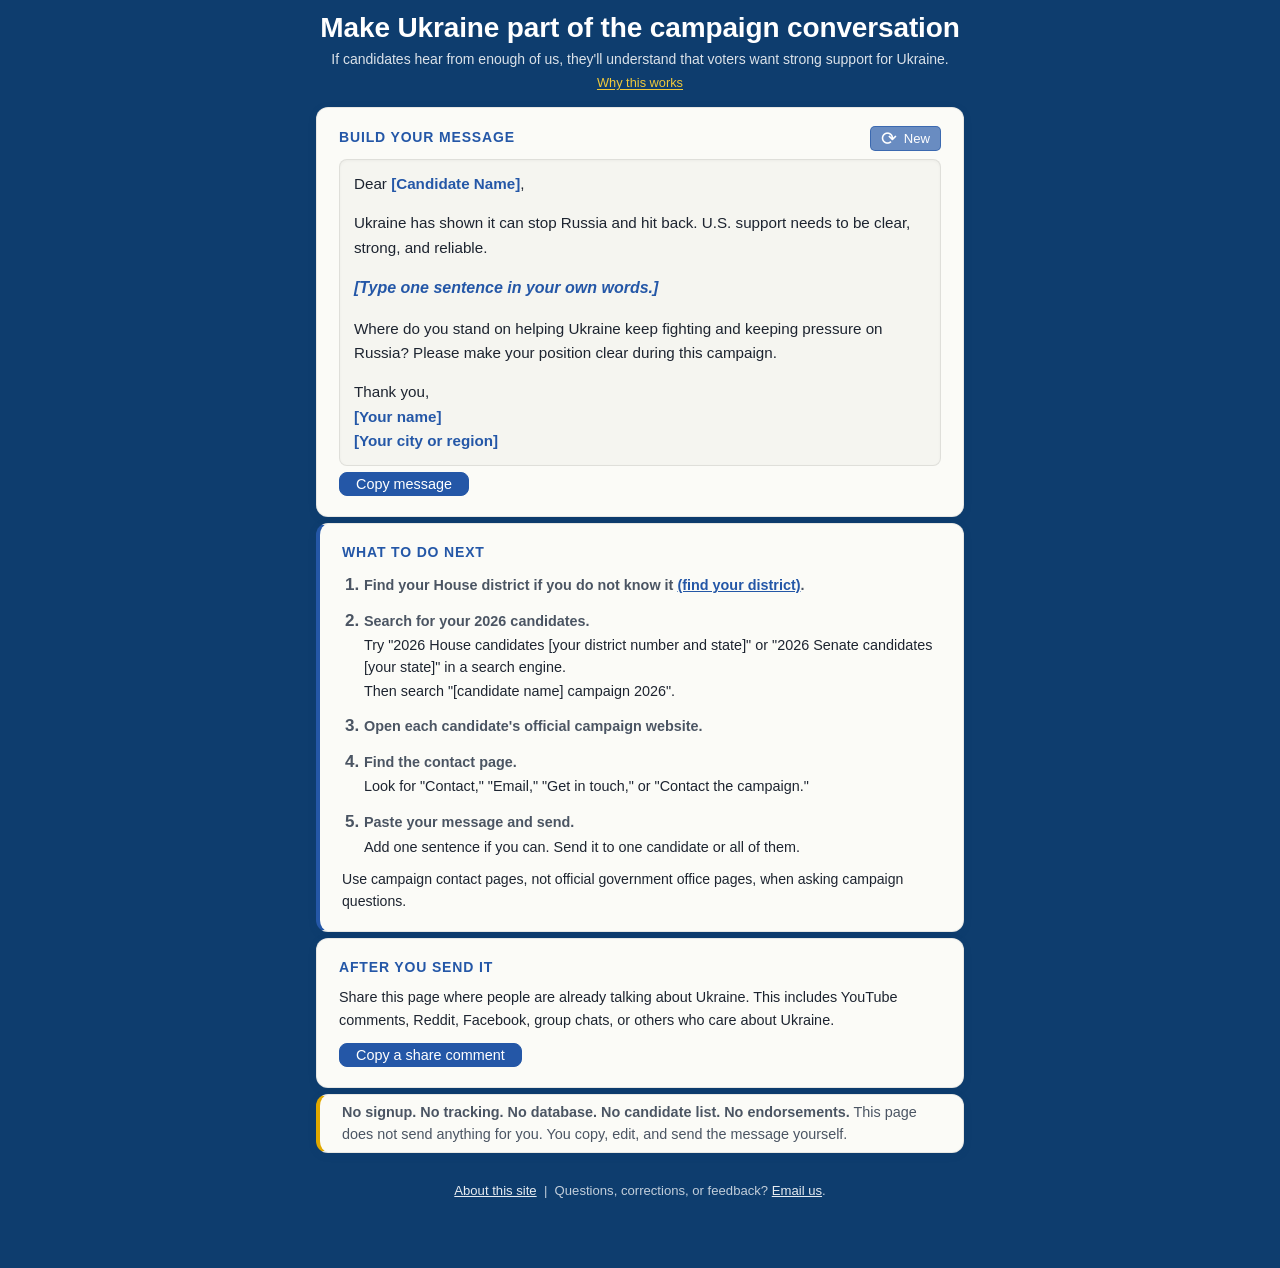
<file: index.html>
<!DOCTYPE html>
<html lang="en">
<head>
<meta charset="UTF-8">
<meta name="viewport" content="width=device-width, initial-scale=1">
<title>Ask candidates where they stand on Ukraine</title>
<meta name="description" content="A simple tool to help U.S. voters ask 2026 House and Senate candidates where they stand on Ukraine. No signup, no tracking, no candidate list.">
<link rel="stylesheet" href="css/style.css">
</head>
<body>

<header class="site">
  <h1 class="site-name">Make Ukraine part of the campaign conversation</h1>
  <p class="intro">If candidates hear from enough of us, they'll understand that voters want strong support for Ukraine.</p>
  <p class="intro-why"><a href="why-this-works/">Why this works</a></p>
</header>

<main>

  <section class="card" aria-label="Build your message">
    <div class="card-header-row">
      <h2>Build your message</h2>
      <button class="btn btn-sm secondary" id="btn-reroll" type="button"><span class="reroll-icon">⟳</span> New</button>
    </div>

    <div id="message-display" class="message-display" contenteditable="true" spellcheck="false" aria-label="Your message" aria-multiline="true" role="textbox"></div>

    <button class="btn" id="btn-copy-message" type="button">Copy message</button>
  </section>

  <section class="card action-steps" aria-label="What to do next">
    <h2>What to do next</h2>
    <ol class="steps">
      <li>
        <strong>Find your House district if you do not know it <a href="https://www.house.gov/representatives/find-your-representative" target="_blank" rel="noopener">(find your district)</a>.</strong>
      </li>
      <li>
        <strong>Search for your 2026 candidates.</strong>
        <p>Try "2026 House candidates [your district number and state]" or "2026 Senate candidates [your state]" in a search engine.</p>
        <p>Then search "[candidate name] campaign 2026".</p>
      </li>
      <li>
        <strong>Open each candidate's official campaign website.</strong>
      </li>
      <li>
        <strong>Find the contact page.</strong>
        <p>Look for "Contact," "Email," "Get in touch," or "Contact the campaign."</p>
      </li>
      <li>
        <strong>Paste your message and send.</strong>
        <p>Add one sentence if you can. Send it to one candidate or all of them.</p>
      </li>
    </ol>
    <p class="step-note">Use campaign contact pages, not official government office pages, when asking campaign questions.</p>
  </section>

  <section class="card card-cta" aria-label="After you send it">
    <h2>After you send it</h2>
    <p>Share this page where people are already talking about Ukraine. This includes YouTube comments, Reddit, Facebook, group chats, or others who care about Ukraine.</p>
    <button class="btn" id="btn-copy-share" type="button">Copy a share comment</button>
  </section>

  <section class="card privacy-note">
    <strong>No signup. No tracking. No database. No candidate list. No endorsements.</strong> This page does not send anything for you. You copy, edit, and send the message yourself.
  </section>

  <div class="page-footer">
    <p style="text-align:center;"><a href="about/">About this site</a> &nbsp;|&nbsp; Questions, corrections, or feedback? <a href="mailto:stillwatchingukraine@proton.me">Email us</a>.</p>
  </div>

</main>

<footer class="site"></footer>

<script src="js/config.js"></script>
<script src="js/app.js"></script>
</body>
</html>
</file>
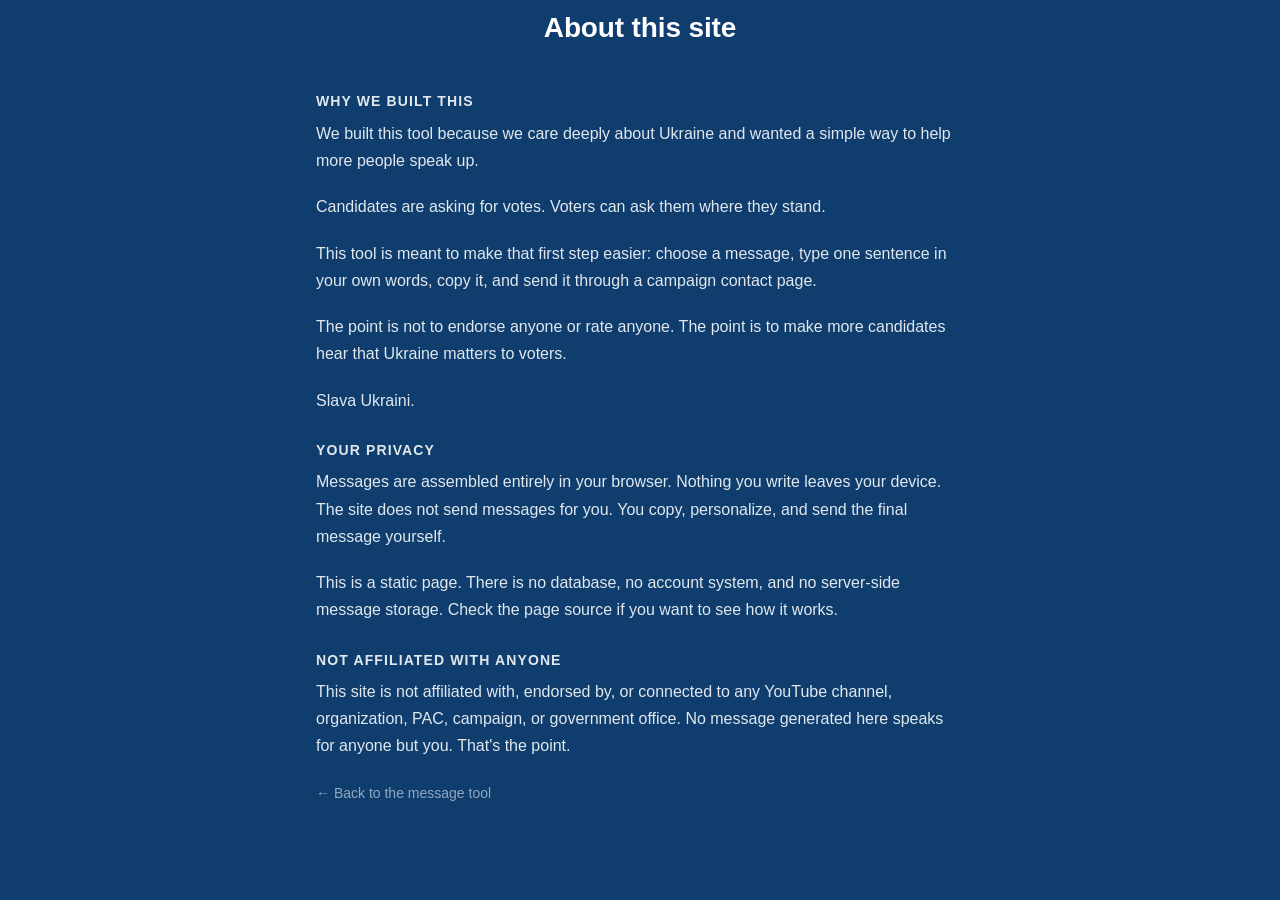
<file: about/index.html>
<!DOCTYPE html>
<html lang="en">
<head>
<meta charset="UTF-8">
<meta name="viewport" content="width=device-width, initial-scale=1">
<title>About - Still Watching Ukraine</title>
<meta name="description" content="Why we built this Ukraine civic action tool and how your privacy is protected.">
<link rel="stylesheet" href="../css/style.css">
</head>
<body>

<header class="site">
  <h1 class="site-name">About this site</h1>
</header>

<main class="why-page">

  <h2>Why we built this</h2>
  <p>We built this tool because we care deeply about Ukraine and wanted a simple way to help more people speak up.</p>
  <p>Candidates are asking for votes. Voters can ask them where they stand.</p>
  <p>This tool is meant to make that first step easier: choose a message, type one sentence in your own words, copy it, and send it through a campaign contact page.</p>
  <p>The point is not to endorse anyone or rate anyone. The point is to make more candidates hear that Ukraine matters to voters.</p>
  <p>Slava Ukraini.</p>

  <h2>Your privacy</h2>
  <p>Messages are assembled entirely in your browser. Nothing you write leaves your device. The site does not send messages for you. You copy, personalize, and send the final message yourself.</p>
  <p>This is a static page. There is no database, no account system, and no server-side message storage. Check the page source if you want to see how it works.</p>

  <h2>Not affiliated with anyone</h2>
  <p>This site is not affiliated with, endorsed by, or connected to any YouTube channel, organization, PAC, campaign, or government office. No message generated here speaks for anyone but you. That's the point.</p>

  <p class="why-back"><a href="../">&larr; Back to the message tool</a></p>

</main>

<footer class="site">
</footer>

</body>
</html>
</file>
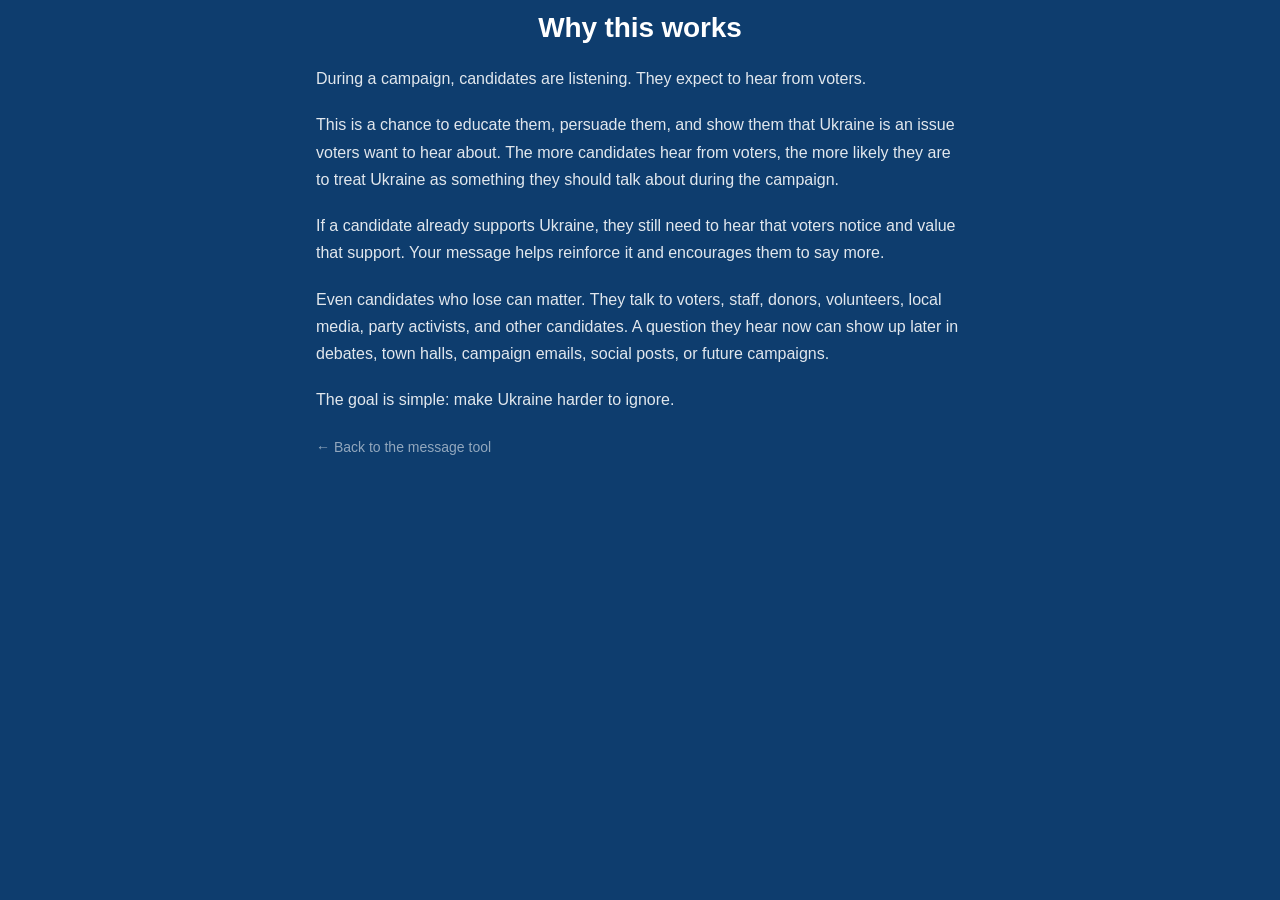
<file: why-this-works/index.html>
<!DOCTYPE html>
<html lang="en">
<head>
<meta charset="UTF-8">
<meta name="viewport" content="width=device-width, initial-scale=1">
<title>Why this works — Make candidates answer on Ukraine</title>
<meta name="description" content="Why asking 2026 candidates about Ukraine during the campaign matters, even when a candidate is unlikely to win.">
<link rel="stylesheet" href="../css/style.css">
</head>
<body>

<header class="site">
  <h1 class="site-name">Why this works</h1>
</header>

<main class="why-page">

  <p>During a campaign, candidates are listening. They expect to hear from voters.</p>

  <p>This is a chance to educate them, persuade them, and show them that Ukraine is an issue voters want to hear about. The more candidates hear from voters, the more likely they are to treat Ukraine as something they should talk about during the campaign.</p>

  <p>If a candidate already supports Ukraine, they still need to hear that voters notice and value that support. Your message helps reinforce it and encourages them to say more.</p>

  <p>Even candidates who lose can matter. They talk to voters, staff, donors, volunteers, local media, party activists, and other candidates. A question they hear now can show up later in debates, town halls, campaign emails, social posts, or future campaigns.</p>

  <p>The goal is simple: make Ukraine harder to ignore.</p>

  <p class="why-back"><a href="../">&larr; Back to the message tool</a></p>

</main>

<footer class="site"></footer>

</body>
</html>
</file>
<file: css/style.css>
/* Still Watching Ukraine - handmade but clean. Mobile-first, single column. */

:root {
  --ink: #1d2430;
  --ink-soft: #4b5563;
  --paper: #0E3D6E;
  --card: #fbfbf7;
  --line: #e6e8ec;
  --accent: #2457a7;      /* soft blue */
  --accent-warm: #e0a800; /* soft yellow, used sparingly */
  --radius: 12px;
  --maxw: 680px;
}

* { box-sizing: border-box; }

html { -webkit-text-size-adjust: 100%; }

body {
  margin: 0;
  font-family: -apple-system, BlinkMacSystemFont, "Segoe UI", Roboto, Helvetica, Arial, sans-serif;
  font-size: 17px;
  line-height: 1.55;
  color: var(--ink);
  background: var(--paper);
}

main {
  max-width: var(--maxw);
  margin: 0 auto;
  padding: 4px 16px 30px;
}

header.site {
  max-width: var(--maxw);
  margin: 0 auto;
  padding: 10px 16px 0;
}

h1.site-name {
  font-size: 1.2rem;
  line-height: 1.25;
  letter-spacing: -0.005em;
  color: #fff;
  font-weight: 700;
  margin: 0 0 4px;
  text-transform: none;
  text-align: center;
}

.title-desktop { display: none; }

.intro { color: rgba(255,255,255,0.85); margin: 0 0 2px; font-size: 0.875rem; text-align: center; }
.intro-why { margin: 1px 0 4px; text-align: center; font-size: 0.8rem; }
.intro-why a { color: #f0c93a; text-decoration: underline; text-underline-offset: 2px; }
.intro-why a:hover { color: #f7dd70; }
.intro-privacy { font-size: 0.85rem; margin-top: 4px; }

.card {
  background: var(--card);
  border: 1px solid rgba(0,0,0,0.08);
  border-radius: var(--radius);
  padding: 10px 14px;
  margin: 4px 0;
  box-shadow: 0 2px 8px rgba(14, 61, 110, 0.1);
}

.card p { margin-top: 0; }

.card h2 {
  font-size: 0.875rem;
  font-weight: 800;
  margin: 0 0 8px;
  color: var(--accent);
  text-transform: uppercase;
  letter-spacing: 0.06em;
}

.card-header-row {
  display: flex;
  align-items: center;
  justify-content: space-between;
  gap: 10px;
  margin: 0 0 8px;
}
.card-header-row h2 { margin: 0; }

.btn.btn-sm {
  font-size: 0.82rem;
  padding: 2px 10px;
  min-height: 0;
  line-height: 1;
  margin: 0;
  border-radius: 5px;
  display: inline-flex;
  align-items: center;
  gap: 7px;
  opacity: 1;
  transition: opacity 0.35s ease;
}
.btn.btn-sm[hidden] {
  display: none;
}
.btn.btn-sm.is-hiding {
  opacity: 0;
  pointer-events: none;
}
.reroll-icon {
  font-size: 1.2rem;
  color: #fff;
  display: flex;
  align-items: center;
}

.privacy-note {
  border-left: 4px solid var(--accent-warm);
  font-size: 0.9rem;
  color: var(--ink-soft);
  padding: 6px 14px;
  margin: 0 0 14px;
}

.field { margin-bottom: 7px; }

label {
  display: block;
  font-weight: 600;
  margin-bottom: 6px;
}

select, input[type="text"] {
  width: 100%;
  min-height: 44px;
  font-family: inherit;
  padding: 7px 10px;
  border: 1px solid var(--line);
  border-radius: 8px;
  background: #fff;
  color: var(--ink);
}
select { font-size: 0.875rem; }
input[type="text"] { font-size: 1rem; }

textarea {
  width: 100%;
  min-height: 280px;
  font-size: 1rem;
  font-family: inherit;
  line-height: 1.5;
  padding: 12px;
  border: 1px solid var(--line);
  border-radius: 8px;
  resize: vertical;
  color: var(--ink);
}


/* Contenteditable message display */
.message-display {
  width: 100%;
  min-height: 240px;
  font-size: 0.95rem;
  font-family: inherit;
  line-height: 1.6;
  padding: 12px 14px;
  border: 1px solid rgba(0,0,0,0.09);
  border-radius: 8px;
  background: #f5f5f0;
  color: var(--ink);
  overflow-y: auto;
  cursor: text;
  display: block;
  box-sizing: border-box;
  box-shadow: inset 0 1px 3px rgba(0,0,0,0.04);
}

.msg-subject { color: #374151; font-weight: 600; font-size: 1.05em; }
.msg-personalize {
  font-size: 1rem;
  font-style: italic;
  margin-top: -0.3em;
}
.msg-personalize .fill-in { font-style: italic; }
.fill-in-light { color: var(--accent); font-weight: normal; font-style: italic; }
.message-display p { margin: 0 0 1em; }
.message-display p:last-child { margin-bottom: 0; }
.message-display:empty::before {
  content: "Your message will appear here.";
  color: var(--ink-soft);
  opacity: 0.55;
  pointer-events: none;
}
.fill-in {
  color: var(--accent);
  font-weight: 600;
}

select:focus, textarea:focus, input:focus, .message-display:focus, button:focus-visible, a:focus-visible {
  outline: 3px solid rgba(36, 87, 167, 0.4);
  outline-offset: 1px;
}

.btn {
  display: inline-block;
  min-height: 0;
  padding: 3px 16px;
  margin: 6px 8px 2px 0;
  font-size: 0.9rem;
  font-weight: 500;
  font-family: inherit;
  border-radius: 8px;
  border: 1px solid var(--accent);
  background: var(--accent);
  color: #fff;
  cursor: pointer;
}

.btn.secondary {
  background: rgba(36, 87, 167, 0.68);
  border-color: rgba(36, 87, 167, 0.68);
  color: #fff;
}

.btn:disabled { opacity: 0.7; cursor: default; }


.subject-wrap { display: flex; gap: 8px; align-items: stretch; flex-wrap: wrap; }
.subject-wrap input { flex: 1 1 220px; }
.subject-wrap .btn { margin: 0; }


.message-helper {
  font-size: 0.8rem;
  color: var(--ink-soft);
  margin: 0 0 6px;
}

.why-page {
  color: rgba(255,255,255,0.88);
  font-size: 1rem;
  line-height: 1.7;
  max-width: var(--maxw);
  margin: 0 auto;
  padding: 16px 16px 40px;
}
.why-page p { margin: 0 0 1.2em; }
.why-page h2 { color: rgba(255,255,255,0.88); font-size: 0.875rem; font-weight: 800; text-transform: uppercase; letter-spacing: 0.08em; margin: 1.8em 0 0.4em; }
.why-back a { color: rgba(255,255,255,0.55); font-size: 0.875rem; text-decoration: none; }
.why-back a:hover { color: rgba(255,255,255,0.9); }

.make-it-yours {
  font-size: 0.82rem;
  color: var(--ink-soft);
  font-style: italic;
  margin: 6px 0 8px;
}

.personalize-prompt {
  background: #eef3fb;
  border-left: 4px solid var(--accent);
  border-radius: 6px;
  padding: 8px 12px;
  margin: 8px 0 6px;
  font-size: 0.92rem;
  color: var(--accent);
  line-height: 1.45;
}
.personalize-prompt strong { color: var(--accent); }

.current-action-card {
  background: #fdf6e3;
  border-left: 4px solid var(--accent-warm);
  border-radius: var(--radius);
  box-shadow: 0 1px 3px rgba(29, 36, 48, 0.05);
  overflow: hidden;
  opacity: 0;
  max-height: 0;
  margin: 0;
  padding: 0;
  transform: translateY(-4px);
  transition:
    opacity 200ms ease,
    max-height 220ms ease,
    transform 200ms ease,
    margin 200ms ease,
    padding 200ms ease;
}
.current-action-card.is-visible {
  opacity: 1;
  max-height: 200px;
  margin: 4px 0;
  padding: 10px 14px;
  transform: translateY(0);
}
.current-action-card h2 {
  font-size: 0.8rem;
  font-weight: 700;
  margin: 0 0 6px;
  color: var(--ink-soft);
  text-transform: uppercase;
  letter-spacing: 0.06em;
}
.current-action-card p { margin: 0; font-size: 0.95rem; }

@media (prefers-reduced-motion: reduce) {
  .current-action-card { transition: none; transform: none; }
}

.action-steps {
  border-left: 4px solid var(--accent);
}

.card-cta p { margin-bottom: 6px; font-size: 0.9rem; }

.card-cta h2,
[aria-label="Share this tool"] h2 { font-size: 0.875rem; }
.action-steps h2 { font-size: 0.875rem; }

.steps {
  margin: 4px 0 0;
  padding-left: 22px;
  counter-reset: steps;
}
.steps li {
  counter-increment: steps;
}
.steps li::marker {
  font-weight: 700;
  color: var(--ink-soft);
}
.steps li {
  margin-bottom: 11px;
  line-height: 1.5;
}
.steps li strong { display: block; margin-bottom: 3px; font-weight: 600; color: var(--ink-soft); font-size: 0.9rem; }
.steps li p { margin: 2px 0 0; font-size: 0.9rem; }
.step-note { margin: 6px 0 0; font-size: 0.88rem; }

/* personalize tips (now inside .steps) */
#personalize-tips p { margin: 6px 0 4px; font-size: 0.92rem; color: var(--ink-soft); }
#personalize-tips ul { margin: 4px 0 0; padding-left: 18px; }
#personalize-tips li { margin-bottom: 4px; color: var(--ink-soft); font-size: 0.92rem; }

.lookup-list { padding-left: 20px; margin: 3px 0 0; }
.lookup-list li { margin-bottom: 4px; }
.lookup-list a { display: block; padding: 2px 0; }

a { color: var(--accent); }

.muted { color: var(--ink-soft); }

.page-footer {
  max-width: var(--maxw);
  margin: 0 auto;
  padding: 6px 16px 0;
  color: rgba(255,255,255,0.75);
  font-size: 0.82rem;
  line-height: 1.45;
}
.page-footer p { margin: 4px 0; }
.page-footer a { color: rgba(255,255,255,0.9); }

footer.site {
  max-width: var(--maxw);
  margin: 0 auto;
  padding: 4px 16px 100px;
  color: rgba(255,255,255,0.75);
  font-size: 0.82rem;
}
footer.site p { margin: 4px 0; text-align: center; }

.clear-saved {
  display: block;
  margin: 0 auto;
  font-size: 0.75rem;
  color: #bbb;
  background: none;
  border: none;
  cursor: pointer;
  padding: 4px 0;
  text-decoration: underline;
  font-family: inherit;
  text-align: center;
}
.clear-saved:hover { color: #999; }


@media (min-width: 720px) {
  h1.site-name { font-size: 1.75rem; text-align: center; }
  .intro { text-align: center; }
  .title-mobile { display: none; }
  .title-desktop { display: inline; }
  .card { padding: 18px 22px; margin: 6px 0; }
  .privacy-note { padding: 6px 22px; margin: 0 0 18px; }
  .sticky-bar { display: none; }
  main { padding-bottom: 30px; }
  footer.site { padding-bottom: 30px; }
}
</file>
